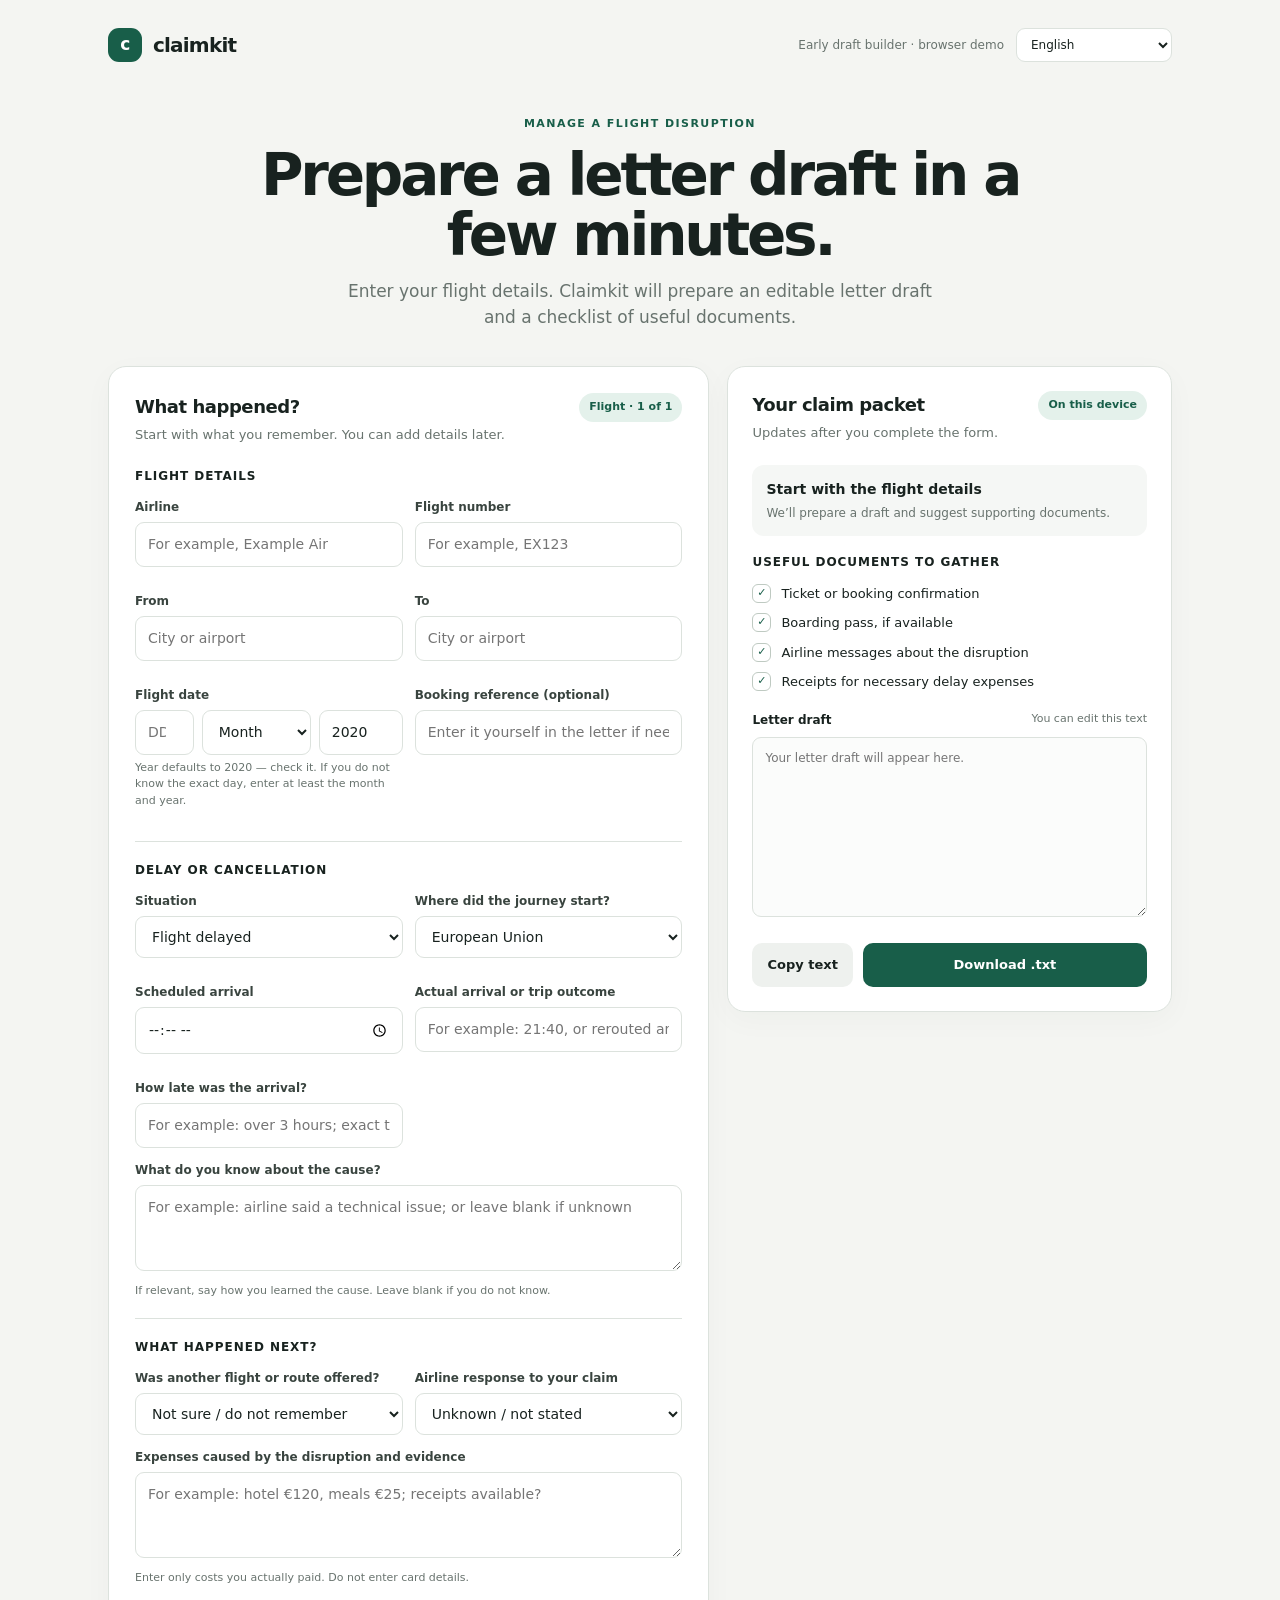
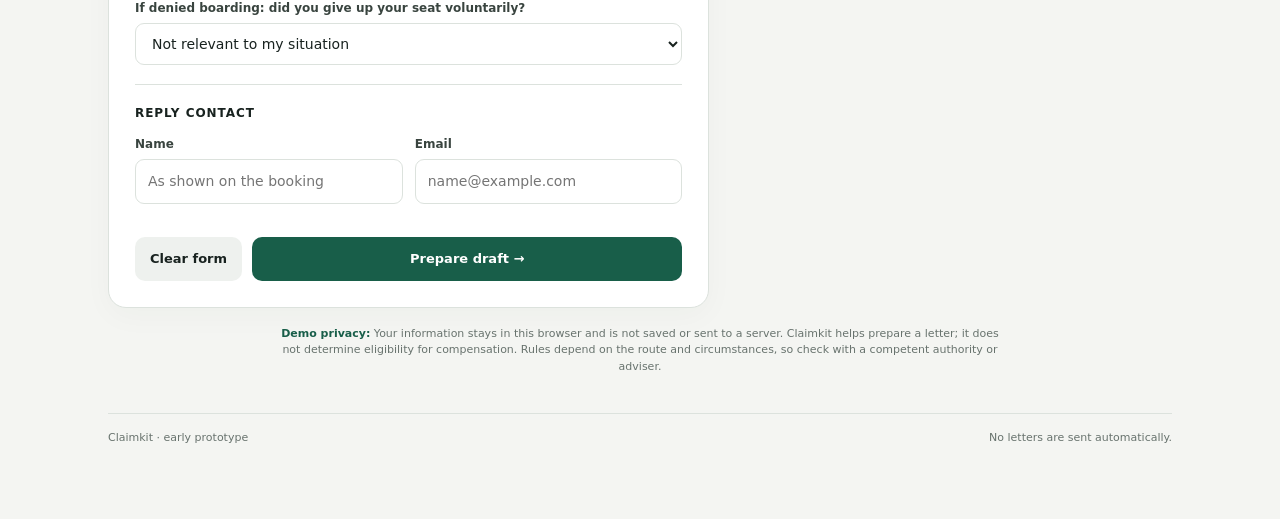
<file: index.html>
<!doctype html>
<html lang="en">
<head>
  <meta charset="utf-8">
  <meta name="viewport" content="width=device-width, initial-scale=1">
  <meta name="theme-color" content="#f4f5f2">
  <title>Claimkit — flight disruption letter draft</title>
  <style>
    :root { --ink:#18221f; --muted:#68736e; --line:#dce2dd; --paper:#fff; --bg:#f4f5f2; --green:#185e49; --green2:#e4f1eb; --orange:#c76b36; }
    * { box-sizing:border-box; }
    body { margin:0; color:var(--ink); background:var(--bg); font:15px/1.5 Inter, ui-sans-serif, system-ui, -apple-system, "Segoe UI", sans-serif; }
    .shell { max-width:1120px; margin:0 auto; padding:28px 28px 72px; }
    header { display:flex; justify-content:space-between; align-items:center; gap:24px; margin-bottom:54px; }
    .brand { display:flex; gap:11px; align-items:center; font-weight:750; letter-spacing:-.04em; font-size:20px; }
    .mark { width:34px; height:34px; border-radius:11px; background:var(--green); color:white; display:grid; place-items:center; font-size:17px; }
    .topnote { font-size:12px; color:var(--muted); }
    .header-tools { display:flex; align-items:center; gap:12px; }
    .lang-select { width:auto; min-width:156px; padding:8px 10px; font-size:12px; }
    .hero { max-width:780px; margin:0 auto 36px; text-align:center; }
    .eyebrow { color:var(--green); text-transform:uppercase; font-size:11px; font-weight:750; letter-spacing:.13em; }
    h1 { font-size:clamp(34px,5vw,58px); line-height:1.04; letter-spacing:-.055em; margin:12px 0 14px; }
    .hero p { color:var(--muted); max-width:620px; margin:0 auto; font-size:17px; }
    .layout { display:grid; grid-template-columns:minmax(0,1.15fr) minmax(320px,.85fr); gap:18px; align-items:start; }
    .card { background:var(--paper); border:1px solid var(--line); border-radius:18px; box-shadow:0 8px 30px #1b352508; }
    .formcard { padding:26px; }
    .result { padding:24px; position:sticky; top:18px; }
    .cardhead { display:flex; align-items:flex-start; justify-content:space-between; gap:16px; margin-bottom:22px; }
    h2 { margin:0; font-size:18px; letter-spacing:-.025em; }
    .sub { color:var(--muted); font-size:13px; margin:5px 0 0; }
    .pill { background:var(--green2); color:var(--green); border-radius:999px; padding:6px 10px; white-space:nowrap; font-size:11px; font-weight:700; }
    .section { border-top:1px solid var(--line); padding-top:19px; margin-top:19px; }
    .sectiontitle { font-size:12px; font-weight:750; text-transform:uppercase; letter-spacing:.08em; margin:0 0 13px; }
    .grid2 { display:grid; grid-template-columns:1fr 1fr; gap:12px; }
    .dategrid { display:grid; grid-template-columns:.7fr 1.3fr 1fr; gap:8px; }
    label { display:block; color:#39443f; font-size:12px; font-weight:650; margin-bottom:6px; }
    input, select, textarea { width:100%; border:1px solid var(--line); border-radius:9px; padding:11px 12px; color:var(--ink); background:#fff; font:inherit; font-size:14px; outline:none; transition:border .15s, box-shadow .15s; }
    input:focus, select:focus, textarea:focus { border-color:#4b8c72; box-shadow:0 0 0 3px #185e4918; }
    textarea { resize:vertical; min-height:86px; }
    .field { margin-bottom:13px; }
    .hint { color:var(--muted); font-size:11px; margin-top:5px; }
    .actions { display:flex; gap:10px; margin-top:20px; }
    button { border:0; border-radius:10px; padding:12px 15px; font:inherit; font-size:13px; font-weight:730; cursor:pointer; }
    .primary { background:var(--green); color:white; flex:1; }
    .primary:hover { background:#124c3b; }
    .secondary { background:#eef1ee; color:var(--ink); }
    .statusbox { border-radius:12px; padding:14px; background:#f5f7f5; margin:17px 0; }
    .statusbox strong { display:block; font-size:14px; margin-bottom:4px; }
    .statusbox p { margin:0; font-size:12px; color:var(--muted); }
    .checklist { list-style:none; padding:0; margin:0; display:grid; gap:10px; }
    .checklist li { display:flex; gap:10px; align-items:flex-start; font-size:13px; }
    .check { flex:0 0 19px; width:19px; height:19px; border:1px solid #bfcac2; border-radius:6px; display:grid; place-items:center; font-size:11px; color:var(--green); }
    .draftwrap { margin-top:19px; }
    .draftlabel { display:flex; align-items:center; justify-content:space-between; margin-bottom:8px; }
    .draftlabel span { font-size:12px; font-weight:700; }
    .draftlabel small { color:var(--muted); font-size:11px; }
    #draft { min-height:180px; font-size:12px; line-height:1.6; background:#fbfcfb; }
    .privacy { margin:18px auto 0; max-width:720px; color:var(--muted); text-align:center; font-size:11px; }
    .privacy b { color:var(--green); }
    .foot { border-top:1px solid var(--line); margin-top:38px; padding-top:16px; display:flex; justify-content:space-between; gap:18px; color:var(--muted); font-size:11px; }
    .hidden { display:none; }
    @media(max-width:800px) { .shell{padding:20px 16px 48px} header{margin-bottom:38px}.layout{grid-template-columns:1fr}.result{position:static}.hero p{font-size:15px} }
    @media(max-width:480px) { .grid2{grid-template-columns:1fr}.formcard,.result{padding:19px}.topnote{display:none}.actions{flex-direction:column-reverse}.actions button{width:100%} }
  </style>
</head>
<body>
  <div class="shell">
    <header>
      <div class="brand"><span class="mark">c</span> claimkit</div>
      <div class="header-tools">
        <div class="topnote" id="topnote">Early draft builder · browser demo</div>
        <label for="languageSelect" class="hidden" id="languageLabel">Language</label>
        <select id="languageSelect" class="lang-select" aria-label="Language">
          <option value="en">English</option><option value="es">Español</option><option value="fr">Français</option><option value="de">Deutsch</option><option value="pt">Português</option><option value="ru">Русский</option><option value="zh">简体中文</option><option value="hi">हिन्दी</option>
        </select>
      </div>
    </header>

    <main>
      <section class="hero">
        <div class="eyebrow">Разберитесь с поездкой</div>
        <h1>Соберите обращение<br>за пару минут.</h1>
        <p>Введите детали перелёта. Claimkit подготовит черновик письма и список документов, которые стоит приложить.</p>
      </section>

      <div class="layout">
        <section class="card formcard">
          <div class="cardhead">
            <div><h2>Что произошло?</h2><p class="sub">Пока достаточно того, что помните. Можно дополнить позже.</p></div>
            <span class="pill">1 из 1 · перелёт</span>
          </div>
          <form id="claimForm">
            <div class="section" style="border-top:0;padding-top:0;margin-top:0">
              <p class="sectiontitle">Рейс</p>
              <div class="grid2">
                <div class="field"><label for="airline">Авиакомпания</label><input id="airline" placeholder="Например, Example Air"></div>
                <div class="field"><label for="flight">Номер рейса</label><input id="flight" placeholder="Например, EX123"></div>
                <div class="field"><label for="from">Откуда</label><input id="from" placeholder="Город или аэропорт"></div>
                <div class="field"><label for="to">Куда</label><input id="to" placeholder="Город или аэропорт"></div>
                <div class="field"><label for="dateDay">Дата рейса</label><div class="dategrid"><input id="dateDay" type="number" min="1" max="31" step="1" placeholder="ДД" aria-label="День рейса"><select id="dateMonth" aria-label="Месяц рейса"><option value="">Месяц</option><option value="1">Январь</option><option value="2">Февраль</option><option value="3">Март</option><option value="4">Апрель</option><option value="5">Май</option><option value="6">Июнь</option><option value="7">Июль</option><option value="8">Август</option><option value="9">Сентябрь</option><option value="10">Октябрь</option><option value="11">Ноябрь</option><option value="12">Декабрь</option></select><input id="dateYear" type="number" min="1900" max="2100" step="1" value="2020" aria-label="Год рейса"></div><div class="hint">Год по умолчанию — 2020. Проверьте его. Если точный день неизвестен, укажите хотя бы месяц и год.</div></div>
                <div class="field"><label for="booking">Код бронирования <span style="font-weight:400;color:#89928d">(необязательно)</span></label><input id="booking" placeholder="Можно добавить в письме самому"></div>
              </div>
            </div>
            <div class="section">
              <p class="sectiontitle">Задержка или отмена</p>
              <div class="grid2">
                <div class="field"><label for="problem">Ситуация</label><select id="problem"><option value="delay">Рейс задержали</option><option value="cancel">Рейс отменили</option><option value="denied">Не пустили на борт</option><option value="other">Другое</option></select></div>
                <div class="field"><label for="regime">Где начался рейс</label><select id="regime"><option>Европейский союз</option><option>Великобритания</option><option>Другая страна</option><option>Не знаю</option></select></div>
                <div class="field"><label for="planned">Плановое прибытие</label><input id="planned" type="time"></div>
                <div class="field"><label for="actual">Фактическое прибытие или итог поездки</label><input id="actual" placeholder="Например: 21:40 или перенаправили, прибыл(а) 24 апреля"></div>
                <div class="field"><label for="delayDuration">На сколько задержалось прибытие?</label><input id="delayDuration" placeholder="Например: более 3 часов, точное время неизвестно"></div>
              </div>
              <div class="field"><label for="reason">Что известно о причине сбоя?</label><textarea id="reason" placeholder="Например: по сообщению авиакомпании — техническая неисправность; либо причина пока неизвестна"></textarea><div class="hint">Укажите, откуда вам известна причина, если это важно. Если не знаете — оставьте поле пустым.</div></div>
            </div>
            <div class="section">
              <p class="sectiontitle">Что было дальше?</p>
              <div class="grid2">
                <div class="field"><label for="reroute">Предложили другой рейс или маршрут?</label><select id="reroute"><option value="unknown">Не знаю / не помню</option><option value="none">Нет, не предложили</option><option value="same">Да, тем же перевозчиком</option><option value="other">Да, другим рейсом или перевозчиком</option><option value="refund">Предложили возврат денег</option></select></div>
                <div class="field"><label for="airlineResponse">Ответ авиакомпании на обращение</label><select id="airlineResponse"><option value="unknown">Неизвестно / не указано</option><option value="not_sent">Ещё не обращался(ась)</option><option value="pending">Жду ответа</option><option value="partial">Часть расходов/требований возместили</option><option value="denied">Отказали</option><option value="paid">Выплатили / возместили</option></select></div>
              </div>
              <div class="field"><label for="expenses">Расходы из-за сбоя и подтверждения</label><textarea id="expenses" placeholder="Например: гостиница €120, еда €25; чеки есть / нет"></textarea><div class="hint">Укажите только то, что действительно потратили. Не вводите данные банковской карты.</div></div>
              <div class="field"><label for="boardingConsent">Если вас не пустили на борт: уступали ли вы место добровольно?</label><select id="boardingConsent"><option value="na">Не относится к моей ситуации</option><option value="unknown">Не уверен(а)</option><option value="no">Нет, я хотел(а) лететь</option><option value="yes">Да, согласился(ась) уступить место</option></select></div>
            </div>
            <div class="section">
              <p class="sectiontitle">Контакт для ответа</p>
              <div class="grid2">
                <div class="field"><label for="name">Имя</label><input id="name" placeholder="Как указано в бронировании"></div>
                <div class="field"><label for="email">Email</label><input id="email" type="email" placeholder="name@example.com"></div>
              </div>
            </div>
            <div class="actions">
              <button class="secondary" type="reset">Очистить</button>
              <button class="primary" type="submit">Подготовить черновик <span aria-hidden="true">→</span></button>
            </div>
          </form>
        </section>

        <aside class="card result" aria-live="polite">
          <div class="cardhead">
            <div><h2>Ваш пакет обращения</h2><p class="sub">Обновится после заполнения формы.</p></div>
            <span class="pill">Локально</span>
          </div>
          <div class="statusbox"><strong id="resultTitle">Начните с деталей рейса</strong><p id="resultText">Мы соберём черновик и подскажем, какие подтверждения могут пригодиться.</p></div>
          <p class="sectiontitle">Полезно подготовить</p>
          <ul class="checklist">
            <li><span class="check">✓</span><span>Билет или подтверждение бронирования</span></li>
            <li><span class="check">✓</span><span>Посадочный талон, если сохранился</span></li>
            <li><span class="check">✓</span><span>Сообщения авиакомпании о сбое</span></li>
            <li><span class="check">✓</span><span>Чеки за необходимые расходы из-за задержки</span></li>
          </ul>
          <div class="draftwrap">
            <div class="draftlabel"><span>Черновик письма</span><small>Можно отредактировать</small></div>
            <textarea id="draft" placeholder="Здесь появится текст обращения…" aria-label="Черновик письма"></textarea>
            <div class="actions"><button class="secondary" id="copyBtn" type="button">Скопировать текст</button><button class="primary" id="downloadBtn" type="button">Скачать .txt</button></div>
          </div>
        </aside>
      </div>
      <p class="privacy"><b>Приватность демо:</b> сведения не отправляются на сервер и не сохраняются. Это помощник для подготовки обращения, а не решение о праве на выплату. Правила зависят от маршрута и обстоятельств — проверьте их у компетентного органа или специалиста.</p>
    </main>
    <footer class="foot"><span>claimkit · ранний прототип</span><span>Никакие обращения не отправляются автоматически.</span></footer>
  </div>
  <script>
    const form = document.getElementById('claimForm');
    const get = id => document.getElementById(id).value.trim();
    const labels = {delay:'задержкой рейса',cancel:'отменой рейса',denied:'отказом в посадке',other:'иной проблемой с перелётом'};
    const formatDate = () => {
      const day = Number(get('dateDay'));
      const month = Number(get('dateMonth'));
      const year = Number(get('dateYear'));
      if (!year) return '[дата рейса]';
      if (year < 1900 || year > 2100) return '[проверьте год рейса]';
      if (!month && !day) return '[дата рейса]';
      if (month && !day) {
        const monthName = new Intl.DateTimeFormat('ru-RU',{month:'long',timeZone:'UTC'}).format(new Date(Date.UTC(year,month-1,1)));
        return `${monthName} ${year} г. (день неизвестен)`;
      }
      if (!month || !day) return '[укажите месяц и день рейса]';
      const date = new Date(Date.UTC(year,month-1,day));
      if (date.getUTCFullYear() !== year || date.getUTCMonth() !== month-1 || date.getUTCDate() !== day) return '[проверьте дату рейса]';
      const dayMonth = new Intl.DateTimeFormat('ru-RU',{day:'numeric',month:'long',timeZone:'UTC'}).format(date);
      return `${dayMonth} ${year} г.`;
    };
    form.addEventListener('submit', event => {
      event.preventDefault();
      const airline = get('airline') || '[название авиакомпании]';
      const flight = get('flight') || '[номер рейса]';
      const from = get('from') || '[аэропорт отправления]';
      const to = get('to') || '[аэропорт назначения]';
      const date = formatDate();
      const issue = labels[get('problem')];
      const name = get('name') || '[имя пассажира]';
      const email = get('email') || '[email для ответа]';
      const booking = get('booking');
      const planned = get('planned') || '[плановое время]';
      const actual = get('actual') || '[фактическое время / отмена]';
      const delayDuration = get('delayDuration') || '[продолжительность задержки не указана]';
      const delayLine = get('problem') === 'delay' ? `Опоздание при прибытии: ${delayDuration}\n` : '';
      const reason = get('reason') || 'Причину нарушения расписания мне не сообщили.';
      const rerouteLabels = {unknown:'не помню / не знаю',none:'не предлагали',same:'предложили другой рейс тем же перевозчиком',other:'предложили другой рейс или перевозчика',refund:'предложили возврат денег'};
      const responseLabels = {unknown:'неизвестно / не указано',not_sent:'ещё не обращался(ась)',pending:'ожидаю ответ',partial:'часть требований уже удовлетворили',denied:'получил(а) отказ',paid:'получил(а) выплату или возмещение'};
      const reroute = rerouteLabels[get('reroute')] || 'не указано';
      const airlineResponse = responseLabels[get('airlineResponse')] || 'не указано';
      const expenses = get('expenses') || 'Не указаны.';
      const boardingConsent = get('boardingConsent');
      const boardingText = boardingConsent === 'no' ? 'Я не соглашался(ась) добровольно уступить место.' : boardingConsent === 'yes' ? 'Я согласился(ась) добровольно уступить место.' : boardingConsent === 'unknown' ? 'Не уверен(а), было ли оформлено моё добровольное согласие уступить место.' : '';
      const route = `${from} — ${to}`;
      const text = `Тема: Запрос о компенсации и расходах — рейс ${flight}, ${date}\n\nЗдравствуйте!\n\nПрошу рассмотреть моё обращение в связи с ${issue}.\n\nАвиакомпания: ${airline}\nРейс: ${flight}\nМаршрут: ${route}\nДата: ${date}\nПлановое прибытие: ${planned}\nФактическое прибытие / статус: ${actual}\n${delayLine}${booking ? `Код бронирования: ${booking}\n` : ''}\nСведения о причине сбоя: ${reason}\nПредложенное перенаправление или возврат: ${reroute}\nРасходы и подтверждения: ${expenses}\nСтатус ответа перевозчика: ${airlineResponse}\n${boardingText ? `Добровольный отказ от места: ${boardingText}\n` : ''}\nПрошу сообщить, какие права и варианты возмещения применимы к моей ситуации, и рассмотреть выплату компенсации и/или возмещение подтверждённых расходов, если они предусмотрены применимыми правилами. Если в выплате будет отказано, прошу указать конкретную причину и порядок дальнейшего обжалования.\n\nГотов(а) предоставить подтверждение бронирования, посадочный талон и чеки расходов.\n\nИмя: ${name}\nEmail: ${email}\n\nС уважением,\n${name}`;
      document.getElementById('draft').value = text;
      document.getElementById('resultTitle').textContent = 'Черновик подготовлен';
      document.getElementById('resultText').textContent = 'Проверьте все данные и измените формулировки, если нужно. Программа пока ничего не отправляет.';
      document.querySelector('.result').scrollIntoView({behavior:'smooth',block:'start'});
    });
    form.addEventListener('reset', () => setTimeout(() => {
      document.getElementById('draft').value='';
      document.getElementById('resultTitle').textContent='Начните с деталей рейса';
      document.getElementById('resultText').textContent='Мы соберём черновик и подскажем, какие подтверждения могут пригодиться.';
    },0));
    document.getElementById('copyBtn').addEventListener('click', async () => {
      const draft = document.getElementById('draft');
      if (!draft.value) return;
      try { await navigator.clipboard.writeText(draft.value); document.getElementById('copyBtn').textContent='Скопировано'; }
      catch { draft.select(); document.execCommand('copy'); document.getElementById('copyBtn').textContent='Скопировано'; }
    });
    document.getElementById('downloadBtn').addEventListener('click', () => {
      const draft = document.getElementById('draft');
      if (!draft.value) return;
      const blob = new Blob([draft.value],{type:'text/plain;charset=utf-8'});
      const url = URL.createObjectURL(blob);
      const link = document.createElement('a');
      link.href=url; link.download='claimkit-obraschenie.txt'; link.style.display='none';
      document.body.appendChild(link); link.click(); link.remove();
      setTimeout(() => URL.revokeObjectURL(url),1000);
    });
  </script>
  <script src="i18n.js"></script>
</body>
</html>
</file>
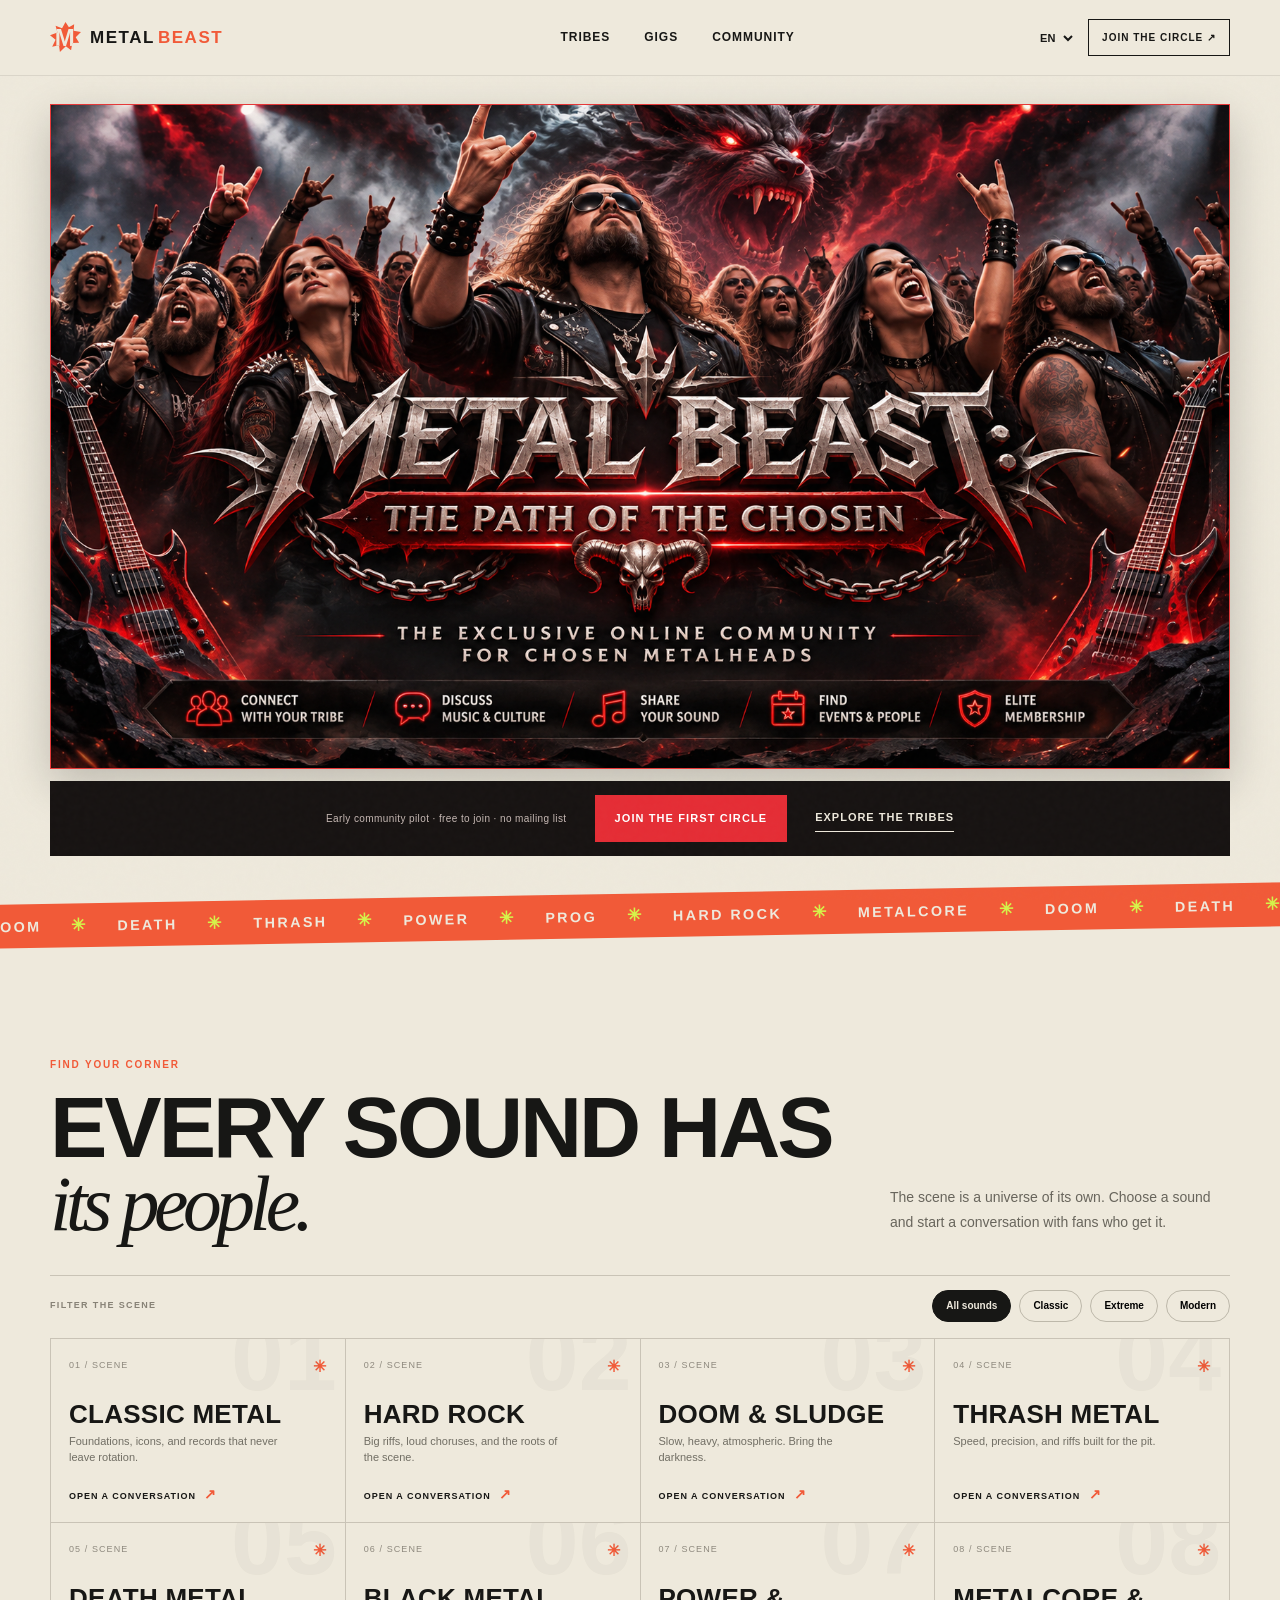
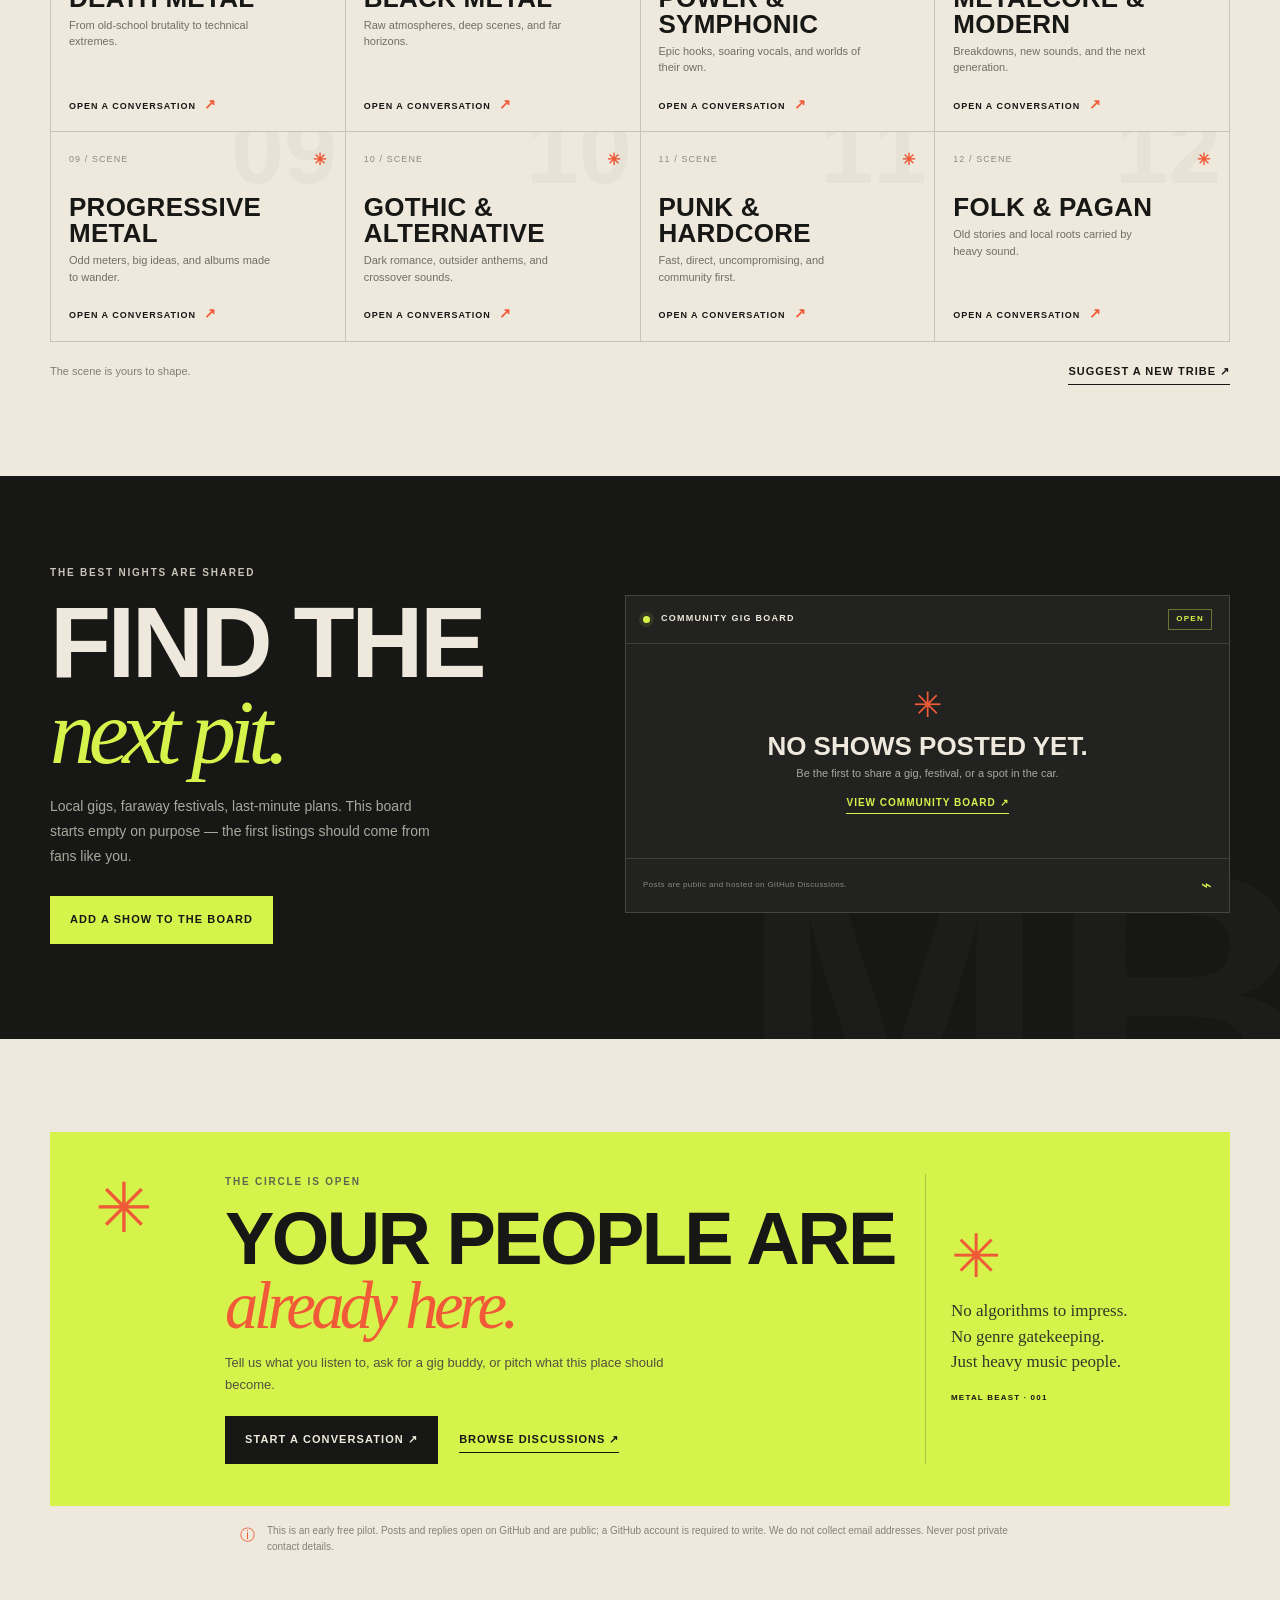
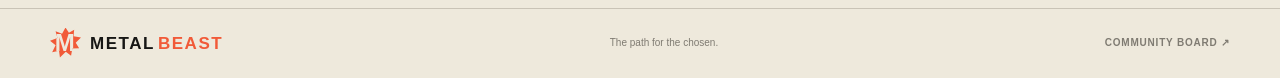
<file: rock/index.html>
<!doctype html>
<html lang="en">
<head>
  <meta charset="utf-8">
  <meta name="viewport" content="width=device-width, initial-scale=1">
  <meta name="theme-color" content="#111110">
  <meta name="description" content="A home for heavy music fans. Find your subgenre, share the shows you love, and meet your people.">
  <title>Metal Beast — The Path for the Chosen</title>
  <link rel="stylesheet" href="style.css">
</head>
<body>
  <div class="grain" aria-hidden="true"></div>
  <header class="site-header">
    <a class="brand" href="#top" aria-label="Metal Beast home"><span class="brand-mark">M</span><span>METAL<span class="brand-accent">BEAST</span></span></a>
    <nav class="main-nav" aria-label="Main navigation">
      <a href="#tribes" data-i18n="navTribes">Tribes</a>
      <a href="#gigs" data-i18n="navGigs">Gigs</a>
      <a href="#board" data-i18n="navBoard">Community</a>
    </nav>
    <div class="header-actions">
      <label class="sr-only" for="language" data-i18n="languageLabel">Language</label>
      <select id="language" aria-label="Language"><option value="en">EN</option><option value="ru">RU</option><option value="es">ES</option><option value="fr">FR</option><option value="de">DE</option><option value="pt">PT</option></select>
      <a class="button button-small button-outline" href="https://github.com/shepilov56-glitch/claimkit-flight-claims-demo/discussions/new?category=general" target="_blank" rel="noopener" data-i18n="joinTop">Join the circle ↗</a>
    </div>
    <button class="menu-toggle" type="button" aria-label="Open menu" aria-expanded="false">☰</button>
  </header>

  <main id="top">
    <section class="hero-poster-wrap section-wrap" aria-label="Metal Beast — The Path for the Chosen">
      <img class="hero-poster" src="assets/Металлический%20зверь_%20избранный%20путь.png" alt="Metal Beast: The Path of the Chosen — an online community for metalheads to connect, discuss music, share music, and find events." width="1672" height="944">
      <div class="hero-poster-actions">
        <p class="micro-note" data-i18n="heroNote">Early community pilot · free to join · no mailing list</p>
        <a class="button button-hot" href="https://github.com/shepilov56-glitch/claimkit-flight-claims-demo/discussions/new?category=general" target="_blank" rel="noopener" data-i18n="joinButton">Join the first circle <span>↗</span></a>
        <a class="text-link" href="#tribes" data-i18n="exploreButton">Explore the tribes <span>↓</span></a>
      </div>
    </section>

    <section class="marquee" aria-label="Heavy music genres"><div class="marquee-track"><span>DOOM</span><i>✳</i><span>DEATH</span><i>✳</i><span>THRASH</span><i>✳</i><span>POWER</span><i>✳</i><span>PROG</span><i>✳</i><span>HARD ROCK</span><i>✳</i><span>METALCORE</span><i>✳</i><span>DOOM</span><i>✳</i><span>DEATH</span><i>✳</i><span>THRASH</span><i>✳</i><span>POWER</span><i>✳</i><span>PROG</span><i>✳</i><span>HARD ROCK</span><i>✳</i><span>METALCORE</span><i>✳</i></div></section>

    <section class="section-wrap tribes-section" id="tribes">
      <div class="section-heading">
        <div><p class="eyebrow" data-i18n="tribeEyebrow">Find your corner</p><h2 data-i18n="tribeTitle">Every sound has<br><em>its people.</em></h2></div>
        <p class="section-lead" data-i18n="tribeLead">The scene is a universe of its own. Choose a sound and start a conversation with fans who get it.</p>
      </div>
      <div class="filter-bar" role="group" aria-label="Filter music tribes"><span data-i18n="filterLabel">FILTER THE SCENE</span><button class="filter-chip active" data-filter="all" data-i18n="filterAll">All sounds</button><button class="filter-chip" data-filter="classic" data-i18n="filterClassic">Classic</button><button class="filter-chip" data-filter="extreme" data-i18n="filterExtreme">Extreme</button><button class="filter-chip" data-filter="modern" data-i18n="filterModern">Modern</button></div>
      <div class="tribe-grid" id="tribeGrid"></div>
      <div class="section-tail"><span data-i18n="tribeTail">The scene is yours to shape.</span><a class="text-link" href="https://github.com/shepilov56-glitch/claimkit-flight-claims-demo/discussions/new?category=ideas" target="_blank" rel="noopener" data-i18n="suggestTribe">Suggest a new tribe ↗</a></div>
    </section>

    <section class="night-section" id="gigs">
      <div class="section-wrap night-inner">
        <div class="night-copy"><p class="eyebrow eyebrow-light" data-i18n="gigEyebrow">The best nights are shared</p><h2 data-i18n="gigTitle">Find the<br><em>next pit.</em></h2><p data-i18n="gigIntro">Local gigs, faraway festivals, last-minute plans. This board starts empty on purpose — the first listings should come from fans like you.</p><a class="button button-hot" href="https://github.com/shepilov56-glitch/claimkit-flight-claims-demo/discussions/new?category=show-and-tell" target="_blank" rel="noopener" data-i18n="addGig">Add a show to the board <span>↗</span></a></div>
        <div class="gig-board"><div class="gig-board-head"><span class="live-dot"></span><span data-i18n="gigBoardTitle">COMMUNITY GIG BOARD</span><span class="board-tag" data-i18n="gigTag">OPEN</span></div><div class="empty-gig"><span class="empty-symbol">✳</span><h3 data-i18n="emptyGigTitle">No shows posted yet.</h3><p data-i18n="emptyGigText">Be the first to share a gig, festival, or a spot in the car.</p><a href="https://github.com/shepilov56-glitch/claimkit-flight-claims-demo/discussions" target="_blank" rel="noopener" data-i18n="viewBoard">View community board ↗</a></div><div class="gig-board-foot"><span data-i18n="gigFoot">Posts are public and hosted on GitHub Discussions.</span><span>⌁</span></div></div>
      </div>
    </section>

    <section class="section-wrap board-section" id="board">
      <div class="board-cta">
        <div class="board-ornament">✳</div><div class="board-copy"><p class="eyebrow" data-i18n="boardEyebrow">The circle is open</p><h2 data-i18n="boardTitle">Your people are<br><em>already here.</em></h2><p data-i18n="boardIntro">Tell us what you listen to, ask for a gig buddy, or pitch what this place should become.</p><div class="board-actions"><a class="button button-dark" href="https://github.com/shepilov56-glitch/claimkit-flight-claims-demo/discussions/new?category=general" target="_blank" rel="noopener" data-i18n="startTalk">Start a conversation ↗</a><a class="text-link text-link-light" href="https://github.com/shepilov56-glitch/claimkit-flight-claims-demo/discussions" target="_blank" rel="noopener" data-i18n="browseTalk">Browse discussions ↗</a></div></div><div class="board-aside"><div class="big-star">✳</div><p data-i18n="boardAside">No algorithms to impress.<br>No genre gatekeeping.<br>Just heavy music people.</p><span>METAL BEAST · 001</span></div>
      </div>
      <div class="privacy-note"><span>ⓘ</span><p data-i18n="privacyNote">This is an early free pilot. Posts and replies open on GitHub and are public; a GitHub account is required to write. We do not collect email addresses. Never post private contact details.</p></div>
    </section>
  </main>

  <footer class="site-footer"><a class="brand" href="#top"><span class="brand-mark">M</span><span>METAL<span class="brand-accent">BEAST</span></span></a><span data-i18n="footerLine">The path for the chosen.</span><a href="https://github.com/shepilov56-glitch/claimkit-flight-claims-demo/discussions" target="_blank" rel="noopener" data-i18n="footerCommunity">Community board ↗</a></footer>
  <script src="app.js"></script>
</body>
</html>
</file>
<file: rock/style.css>
:root{--ink:#171715;--paper:#eee9dc;--paper2:#e3ddcf;--acid:#d5f34a;--red:#f15a38;--muted:#77766f;--line:#c9c3b6;--dark:#111110;--serif:Georgia,'Times New Roman',serif;--display:'Barlow Condensed','Arial Narrow',Impact,sans-serif;--body:'DM Sans',Arial,sans-serif}
*{box-sizing:border-box}html{scroll-behavior:smooth}body{margin:0;background:var(--paper);color:var(--ink);font:15px/1.55 var(--body),sans-serif}a{color:inherit;text-decoration:none}button,select{font:inherit}button,a,select{-webkit-tap-highlight-color:transparent}.grain{position:fixed;inset:0;pointer-events:none;z-index:10;opacity:.055;background-image:url("data:image/svg+xml,%3Csvg viewBox='0 0 180 180' xmlns='http://www.w3.org/2000/svg'%3E%3Cfilter id='n'%3E%3CfeTurbulence type='fractalNoise' baseFrequency='.86' numOctaves='3' stitchTiles='stitch'/%3E%3C/filter%3E%3Crect width='100%25' height='100%25' filter='url(%23n)' opacity='.37'/%3E%3C/svg%3E")}.section-wrap{width:min(1180px,calc(100% - 64px));margin-inline:auto}.site-header{height:76px;padding:0 max(32px,calc((100vw - 1180px)/2));display:flex;align-items:center;justify-content:space-between;border-bottom:1px solid #1b1b1718;background:var(--paper);position:relative;z-index:20}.brand{display:flex;align-items:center;gap:9px;font:800 17px/1 var(--display);letter-spacing:.09em}.brand-mark{width:31px;height:31px;display:grid;place-items:center;background:var(--red);color:var(--paper);font:900 24px/1 var(--display);clip-path:polygon(50% 0,61% 17%,78% 7%,76% 28%,100% 32%,83% 49%,94% 67%,72% 68%,68% 91%,51% 78%,32% 97%,29% 75%,7% 80%,18% 57%,0 43%,24% 34%,18% 12%,39% 20%)}.brand-accent{color:var(--red);margin-left:3px}.main-nav{display:flex;align-items:center;gap:34px;margin-left:100px}.main-nav a{font-size:12px;font-weight:700;letter-spacing:.08em;text-transform:uppercase;transition:color .18s}.main-nav a:hover,.text-link:hover{color:var(--red)}.header-actions{display:flex;align-items:center;gap:12px}.header-actions select{border:0;background:transparent;color:var(--ink);font-size:11px;font-weight:700;padding:7px 4px;cursor:pointer}.button{display:inline-flex;align-items:center;justify-content:center;gap:14px;font-size:11px;font-weight:800;letter-spacing:.1em;text-transform:uppercase;padding:15px 20px;transition:transform .18s,background .18s,color .18s}.button:hover{transform:translateY(-2px)}.button-small{padding:10px 13px;font-size:10px}.button-outline{border:1px solid var(--ink)}.button-outline:hover{background:var(--ink);color:var(--paper)}.button-hot{background:var(--acid);color:var(--ink)}.button-hot:hover{background:#e3ff56}.button-dark{background:var(--ink);color:var(--paper)}.button-dark:hover{background:var(--red);color:#fff}.button span{font-size:17px;line-height:0}.menu-toggle{display:none;border:0;background:transparent;font-size:22px}.hero{position:relative;min-height:570px;padding:91px 0 58px;display:grid;grid-template-columns:1.03fr .97fr;align-items:center}.hero-copy{position:relative;z-index:2}.eyebrow{margin:0 0 18px;font-size:10px;font-weight:800;letter-spacing:.18em;text-transform:uppercase;color:#57574f;display:flex;align-items:center;gap:9px}.pulse,.live-dot{display:inline-block;width:8px;height:8px;border-radius:50%;background:var(--red);box-shadow:0 0 0 4px #f15a3820}.hero h1,.section-heading h2,.night-copy h2,.board-copy h2{font:800 clamp(70px,9vw,132px)/.82 var(--display);letter-spacing:-.035em;text-transform:uppercase;margin:0}.hero h1 em,.section-heading h2 em,.night-copy h2 em,.board-copy h2 em{font-family:var(--serif);font-size:.9em;font-weight:400;text-transform:none;letter-spacing:-.07em}.hero-intro{max-width:470px;margin:25px 0 0;color:#57574f;font-size:16px;line-height:1.7}.hero-actions{display:flex;align-items:center;gap:25px;margin-top:29px}.text-link{font-size:11px;font-weight:800;letter-spacing:.09em;text-transform:uppercase;border-bottom:1px solid currentColor;padding:4px 0;transition:color .18s}.text-link span{color:var(--red);margin-left:7px;font-size:16px}.micro-note{font-size:10px;color:#8f8b80;margin-top:18px;letter-spacing:.04em}.hero-art{height:430px;position:relative;display:grid;place-items:center;overflow:hidden}.hero-art:before{content:"";position:absolute;width:350px;height:350px;border-radius:50%;background:var(--acid);top:40px;left:50%;transform:translateX(-50%)}.art-ring{position:absolute;border:1px solid #17171538;border-radius:50%;left:50%;top:50%;transform:translate(-50%,-50%);z-index:1}.ring-one{width:404px;height:404px}.ring-two{width:450px;height:450px;border-style:dashed}.beast-face{width:210px;height:220px;position:relative;z-index:3;background:var(--ink);clip-path:polygon(11% 9%,31% 17%,39% 5%,50% 18%,65% 4%,72% 17%,90% 10%,86% 38%,97% 50%,86% 62%,83% 84%,65% 80%,50% 97%,37% 81%,17% 86%,16% 65%,3% 52%,14% 39%);transform:rotate(-3deg);filter:drop-shadow(9px 10px 0 #f15a38)}.horn{position:absolute;z-index:2;top:20px;width:52px;height:97px;background:var(--ink);clip-path:polygon(0 0,100% 45%,42% 100%)}.horn-left{left:31%;transform:rotate(-40deg)}.horn-right{right:20%;transform:scaleX(-1) rotate(-49deg)}.eye{position:absolute;top:89px;width:12px;height:20px;background:var(--acid);border-radius:50% 50% 40% 40%;transform:rotate(16deg)}.eye-left{left:63px}.eye-right{right:62px}.snout{position:absolute;left:50%;top:123px;width:47px;height:36px;border:4px solid var(--paper);border-radius:50% 50% 42% 42%;transform:translateX(-50%)}.fang{position:absolute;top:156px;width:0;height:0;border-left:9px solid transparent;border-right:9px solid transparent;border-top:25px solid var(--paper)}.fang-left{left:70px}.fang-right{right:70px}.art-word{position:absolute;z-index:4;font:800 15px var(--display);letter-spacing:.25em}.art-word-top{top:27px;right:40px;transform:rotate(8deg)}.art-word-bottom{bottom:32px;left:8px;transform:rotate(-7deg)}.art-star{position:absolute;color:var(--red);z-index:4;font-size:24px}.star-a{top:88px;left:12%}.star-b{bottom:89px;right:12%;font-size:32px}.star-c{top:50%;right:5%;font-size:16px}.art-stamp{position:absolute;z-index:4;bottom:31px;right:49px;width:93px;height:93px;border:1px solid var(--ink);border-radius:50%;display:flex;flex-direction:column;align-items:center;justify-content:center;text-align:center;transform:rotate(10deg);background:var(--paper);line-height:1.05}.art-stamp span{font:700 7px var(--body);letter-spacing:.12em}.art-stamp strong{font:800 15px/.9 var(--display);margin:5px 0}.hero-bottom{grid-column:1/-1;display:flex;justify-content:space-between;border-top:1px solid var(--line);padding-top:14px;margin-top:17px;color:#858176;font-size:10px;letter-spacing:.13em;text-transform:uppercase}.hero-index{font-weight:700}.marquee{overflow:hidden;background:var(--red);color:var(--paper);height:43px;display:flex;align-items:center;transform:rotate(-1deg) scale(1.02);margin:0 0 75px}.marquee-track{display:flex;align-items:center;gap:29px;white-space:nowrap;animation:scroll 32s linear infinite;font:800 14px var(--display);letter-spacing:.17em}.marquee-track i{font-style:normal;color:var(--acid);font-size:17px}@keyframes scroll{to{transform:translateX(-50%)}}.tribes-section{padding:45px 0 91px}.section-heading{display:flex;align-items:end;justify-content:space-between;gap:45px;margin-bottom:37px}.section-heading h2,.night-copy h2,.board-copy h2{font-size:clamp(55px,7vw,86px);line-height:.86}.section-heading .eyebrow{color:var(--red)}.section-lead{max-width:340px;color:#68655c;font-size:14px;line-height:1.75;margin:0 0 4px}.filter-bar{display:flex;align-items:center;gap:8px;flex-wrap:wrap;border-top:1px solid var(--line);padding:14px 0 16px}.filter-bar>span{font-size:9px;font-weight:800;letter-spacing:.15em;margin-right:auto;color:#878276}.filter-chip{border:1px solid #bdb8aa;border-radius:99px;background:transparent;padding:7px 13px;font-size:10px;font-weight:700;cursor:pointer;transition:.2s}.filter-chip.active,.filter-chip:hover{background:var(--ink);border-color:var(--ink);color:var(--paper)}.tribe-grid{display:grid;grid-template-columns:repeat(4,1fr);border-top:1px solid var(--line);border-left:1px solid var(--line)}.tribe-card{min-height:174px;padding:18px 18px 16px;border-right:1px solid var(--line);border-bottom:1px solid var(--line);display:flex;flex-direction:column;position:relative;transition:background .2s;overflow:hidden}.tribe-card:before{content:attr(data-number);position:absolute;right:8px;top:-24px;font:900 95px/.9 var(--display);color:#17171508;transition:color .2s}.tribe-card:hover{background:var(--acid)}.tribe-card:hover:before{color:#17171512}.tribe-card[hidden]{display:none}.tribe-top{display:flex;justify-content:space-between;align-items:center;font-size:9px;letter-spacing:.12em;color:#8e897e;text-transform:uppercase}.tribe-glyph{font:800 16px var(--display);color:var(--red)}.tribe-card h3{font:800 26px/1 var(--display);text-transform:uppercase;letter-spacing:.01em;margin:25px 0 6px;position:relative}.tribe-card p{font-size:11px;color:#716e64;margin:0;line-height:1.5;max-width:210px}.tribe-card a{margin-top:auto;padding-top:18px;font-size:9px;font-weight:800;letter-spacing:.11em;text-transform:uppercase;position:relative;width:max-content}.tribe-card a span{color:var(--red);font-size:14px;padding-left:5px}.section-tail{display:flex;align-items:center;justify-content:space-between;padding-top:17px;font-size:11px;color:#827e74}.section-tail .text-link{color:var(--ink)}.night-section{background:var(--ink);color:var(--paper);padding:89px 0 95px;position:relative;overflow:hidden}.night-section:after{content:"MB";position:absolute;right:-35px;bottom:-110px;font:900 370px/.8 var(--display);color:#ffffff06;pointer-events:none}.night-inner{display:grid;grid-template-columns:.9fr 1.1fr;gap:80px;align-items:center;position:relative;z-index:1}.eyebrow-light{color:#c8c4b9}.night-copy h2{font-size:clamp(65px,8vw,100px)}.night-copy h2 em{color:var(--acid)}.night-copy>p:not(.eyebrow){max-width:380px;color:#aaa79d;font-size:14px;line-height:1.8;margin:23px 0 27px}.gig-board{background:#222220;border:1px solid #ffffff27;min-height:300px}.gig-board-head,.gig-board-foot{display:flex;align-items:center;gap:11px;padding:13px 17px;border-bottom:1px solid #ffffff20;font-size:9px;font-weight:800;letter-spacing:.14em}.live-dot{width:7px;height:7px;background:var(--acid);box-shadow:0 0 0 4px #d5f34a19}.board-tag{margin-left:auto;color:var(--acid);border:1px solid #d5f34a66;padding:3px 7px;font-size:8px}.empty-gig{min-height:214px;display:flex;flex-direction:column;align-items:center;justify-content:center;text-align:center;padding:24px}.empty-symbol{font-size:35px;color:var(--red);line-height:1}.empty-gig h3{font:800 26px var(--display);text-transform:uppercase;margin:9px 0 3px}.empty-gig p{max-width:300px;color:#aaa79d;font-size:11px;line-height:1.6;margin:0 0 12px}.empty-gig a{font-size:10px;font-weight:800;letter-spacing:.1em;text-transform:uppercase;color:var(--acid);border-bottom:1px solid var(--acid);padding-bottom:3px}.gig-board-foot{border-top:1px solid #ffffff20;border-bottom:0;justify-content:space-between;color:#89877f;font-size:8px;font-weight:500;letter-spacing:.05em}.gig-board-foot span:last-child{font-size:18px;color:var(--acid)}.board-section{padding:93px 0 53px}.board-cta{background:var(--acid);min-height:336px;display:grid;grid-template-columns:110px 1fr 260px;gap:20px;padding:42px 45px;position:relative;overflow:hidden}.board-ornament{font-size:69px;color:var(--red);line-height:1}.board-copy .eyebrow{color:#606650}.board-copy h2{font-size:clamp(50px,6vw,74px)}.board-copy h2 em{color:var(--red)}.board-copy>p:not(.eyebrow){max-width:440px;margin:18px 0 20px;color:#505340;font-size:13px;line-height:1.7}.board-actions{display:flex;align-items:center;gap:21px}.text-link-light{color:var(--ink)}.board-aside{border-left:1px solid #17171536;padding:0 0 0 25px;align-self:stretch;display:flex;flex-direction:column;justify-content:center}.big-star{font:60px/.8 var(--display);color:var(--red)}.board-aside p{font:17px/1.5 var(--serif);color:#33372a}.board-aside span{font-size:8px;letter-spacing:.15em;font-weight:800}.privacy-note{display:flex;gap:12px;align-items:flex-start;max-width:800px;margin:17px auto 0;color:#858176;font-size:10px;line-height:1.6}.privacy-note span{font-size:15px;color:var(--red)}.privacy-note p{margin:0}.site-footer{border-top:1px solid var(--line);padding:19px max(32px,calc((100vw - 1180px)/2));display:flex;align-items:center;justify-content:space-between;color:#7f7b72;font-size:10px}.site-footer .brand{color:var(--ink)}.site-footer>a:last-child{font-weight:800;letter-spacing:.08em;text-transform:uppercase}.sr-only{position:absolute;width:1px;height:1px;padding:0;margin:-1px;overflow:hidden;clip:rect(0,0,0,0);white-space:nowrap;border:0}
@media(max-width:900px){.main-nav{margin-left:0;gap:20px}.hero{min-height:515px;padding-top:60px}.hero-art{transform:scale(.88)}.tribe-grid{grid-template-columns:repeat(3,1fr)}.night-inner{gap:38px}.board-cta{grid-template-columns:70px 1fr 210px;padding:35px 30px}.board-actions{gap:14px}}
@media(max-width:650px){.section-wrap{width:min(100% - 36px,500px)}.site-header{height:65px;padding:0 18px}.site-header>.brand{font-size:15px}.brand-mark{width:28px;height:28px}.main-nav{display:none;position:absolute;top:64px;left:0;right:0;padding:16px 20px;background:var(--paper);border-bottom:1px solid var(--line);flex-direction:column;align-items:flex-start;gap:17px}.main-nav.open{display:flex}.header-actions{margin-left:auto;margin-right:12px}.header-actions .button{display:none}.header-actions select{font-size:10px}.menu-toggle{display:block}.hero{display:flex;flex-direction:column;align-items:stretch;min-height:auto;padding:61px 0 30px}.hero h1{font-size:clamp(70px,19vw,104px)}.hero-intro{font-size:14px;max-width:420px}.hero-actions{gap:17px;flex-wrap:wrap}.hero-art{height:345px;transform:none;margin:22px -12px 0}.hero-art:before{width:275px;height:275px;top:34px}.ring-one{width:320px;height:320px}.ring-two{width:350px;height:350px}.beast-face{transform:scale(.8) rotate(-3deg)}.art-word-top{right:8px;top:19px}.art-word-bottom{left:1px;bottom:13px}.art-stamp{right:20px;bottom:15px;transform:scale(.82) rotate(10deg)}.star-a{left:7%;top:66px}.star-b{right:5%;bottom:70px}.hero-bottom{margin-top:4px;font-size:8px;letter-spacing:.08em}.marquee{margin-bottom:45px}.marquee-track{gap:21px;font-size:12px}.tribes-section{padding:28px 0 58px}.section-heading{display:block;margin-bottom:26px}.section-heading h2,.night-copy h2,.board-copy h2{font-size:clamp(53px,15vw,76px)}.section-lead{margin-top:18px;font-size:13px}.filter-bar{gap:6px}.filter-bar>span{width:100%;margin:0 0 3px}.filter-chip{padding:6px 10px;font-size:9px}.tribe-grid{grid-template-columns:repeat(2,1fr)}.tribe-card{min-height:162px;padding:13px}.tribe-card h3{font-size:22px;margin-top:20px}.tribe-card p{font-size:10px}.section-tail{gap:15px;align-items:flex-start;font-size:9px}.section-tail .text-link{font-size:9px;text-align:right}.night-section{padding:60px 0}.night-inner{grid-template-columns:1fr;gap:33px}.night-copy>p:not(.eyebrow){font-size:13px}.gig-board{min-height:270px}.board-section{padding:60px 0 40px}.board-cta{display:block;padding:26px 22px 29px}.board-ornament{font-size:42px;margin-bottom:12px}.board-copy h2{font-size:clamp(49px,13vw,67px)}.board-copy>p:not(.eyebrow){font-size:12px}.board-actions{align-items:flex-start;flex-direction:column;gap:14px}.board-actions .button{width:100%}.board-aside{border-left:0;border-top:1px solid #17171536;margin-top:27px;padding:19px 0 0}.big-star{font-size:44px}.board-aside p{font-size:15px;margin:8px 0}.site-footer{padding:17px 18px;gap:11px;flex-wrap:wrap}.site-footer .brand{font-size:14px}.site-footer>span{font-size:9px}.site-footer>a:last-child{font-size:8px}}
@media(prefers-reduced-motion:reduce){*,*::before,*::after{scroll-behavior:auto!important;animation-duration:.01ms!important;animation-iteration-count:1!important;transition-duration:.01ms!important}}
/* Metal Beast brand poster */
.hero-poster-wrap{padding:28px 0 38px}
.hero-poster{display:block;width:100%;height:auto;border:1px solid #e63838;box-shadow:0 16px 42px #0003}
.hero-poster-actions{display:flex;align-items:center;justify-content:center;gap:28px;padding:14px 18px;margin-top:12px;background:#171312;color:#eee9dc}
.hero-poster-actions .micro-note{margin:0;color:#c7b9b4}
.hero-poster-actions .button-hot{background:#e52d35;color:#fff}
.hero-poster-actions .button-hot:hover{background:#ff4148}
@media(max-width:650px){.hero-poster-wrap{padding:18px 0 28px}.hero-poster-actions{gap:13px;flex-wrap:wrap;padding:14px 12px}.hero-poster-actions .micro-note{width:100%;text-align:center}.hero-poster-actions .button{padding:12px 13px;font-size:9px}.hero-poster-actions .text-link{font-size:9px}}
</file>
